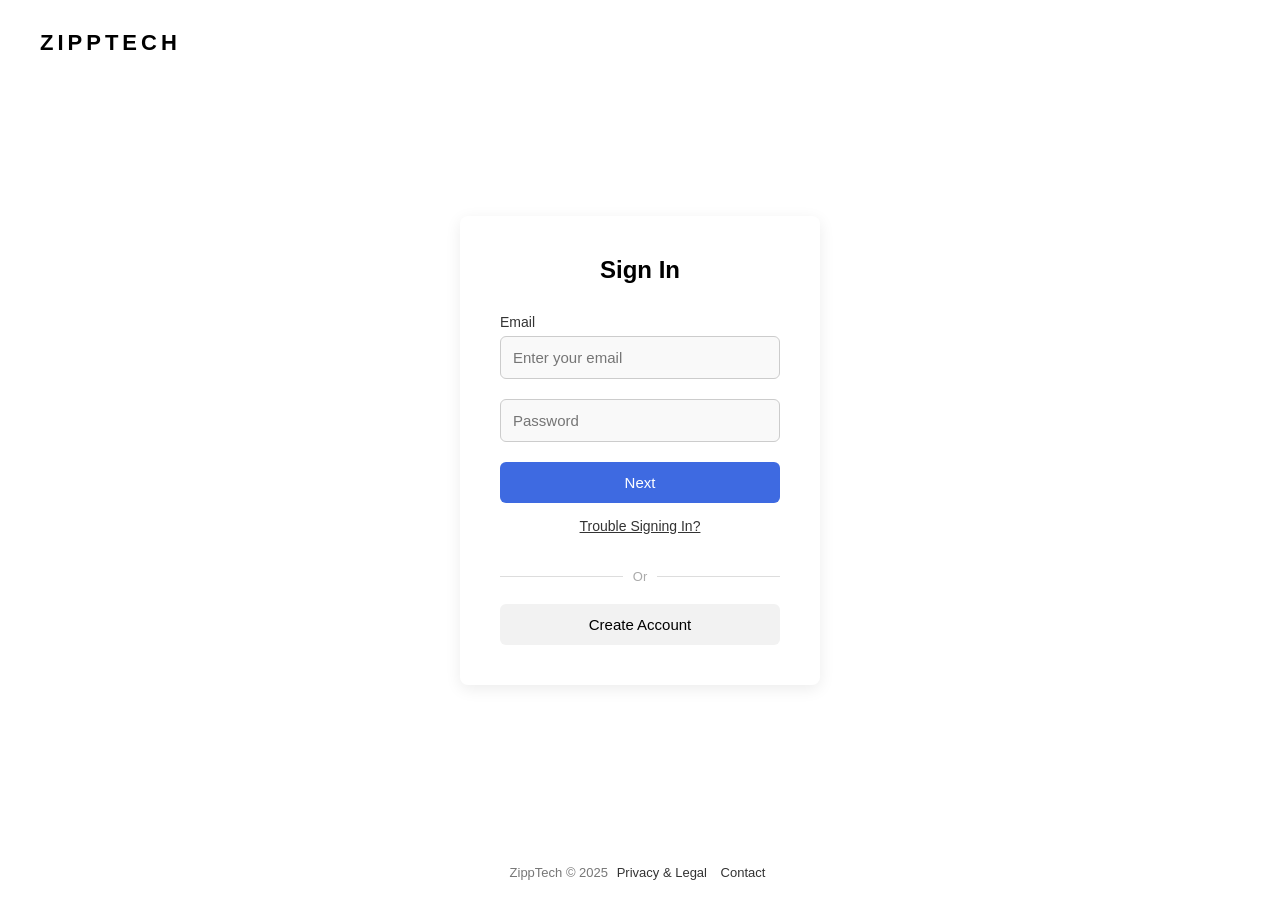
<file: index.html>
<!DOCTYPE html>
<html lang="en">
<head>
<meta charset="UTF-8">
<meta name="viewport" content="width=device-width, initial-scale=1.0">
<link rel="stylesheet" href="style.css">
<title>ZippTech form Page</title>
</head>
<body>
<iframe src='https://my.spline.design/sphereportfolio-a0XV8wAPGhRAXnYC0Mie778A/' frameborder='0' width='100%' height='100%' class="spline-3d"></iframe>
<header>ZIPPTECH</header>

<div class="auth-container" id="loginForm">
  <h2>Sign In</h2>
  <form>
    <label>Email</label>
    <input type="email" placeholder="Enter your email" required>
    <input type="password" placeholder="Password" required>
    <button type="submit" class="primary-btn">Next</button>
    <div class="link">Trouble Signing In?</div>
    <div class="divider">Or</div>
    <button type="button" class="secondary-btn" onclick="showSignUp()">Create Account</button>
  </form>
</div>

<div class="auth-container" id="signupForm" style="display:none;">
  <h2>Create Account</h2>
  <form>
    <label>Full Name</label>
    <input type="text" placeholder="Your name" required>
    <label>Email</label>
    <input type="email" placeholder="Enter your email" required>
    <label>Password</label>
    <input type="password" placeholder="Create a password" required>
    <button type="submit" class="primary-btn">Create Account</button>
    <div class="divider">Or</div>
    <button type="button" class="secondary-btn" onclick="showLogin()">Back to Sign In</button>
  </form>
</div>

<footer>
  <p>ZippTech © 2025  <a href="#">Privacy & Legal</a>  <a href="#">Contact</a></p>
</footer>

<script src="script.js"></script>

</body>
</html>
</file>
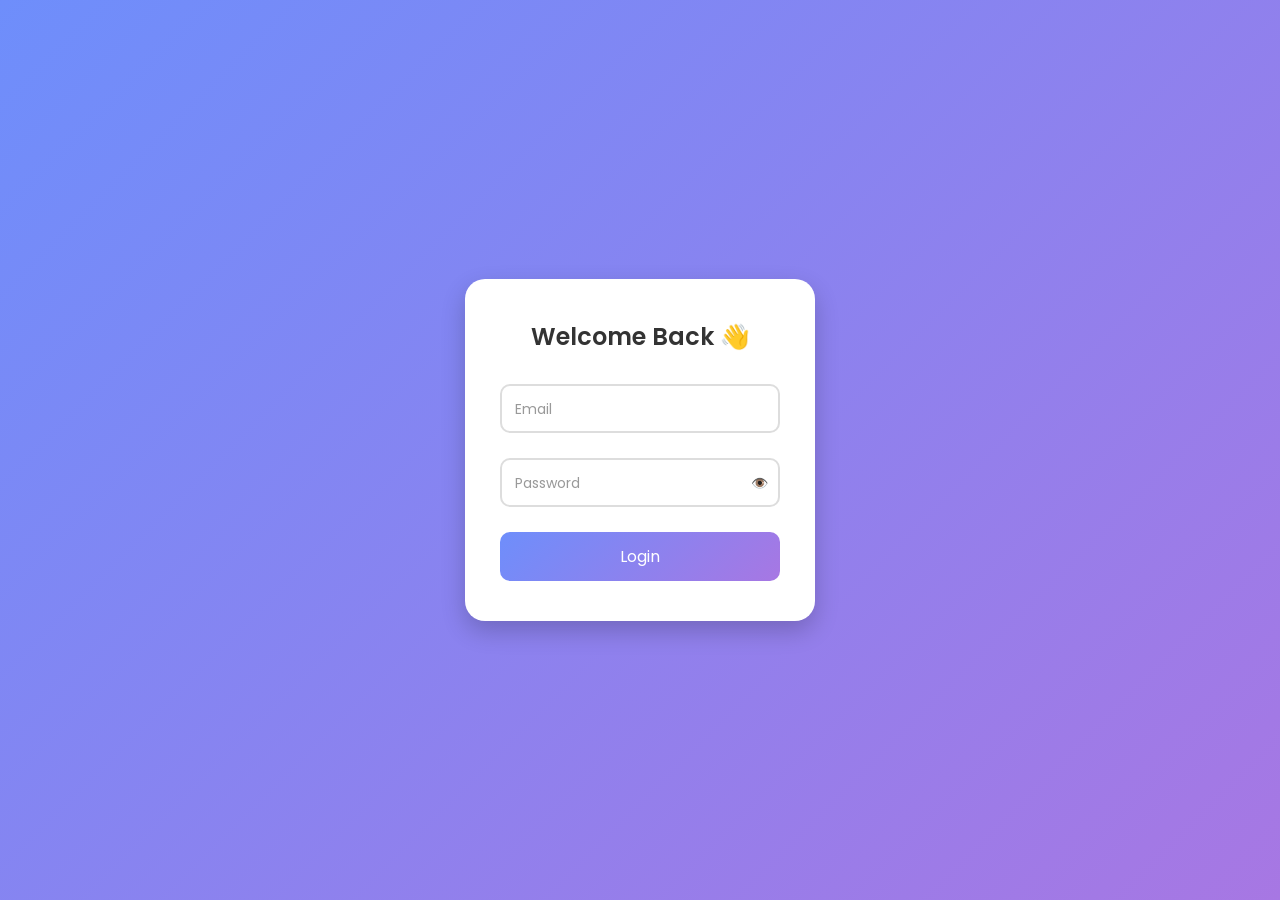
<file: login2.html>
<!DOCTYPE html>
<html lang="en">
<head>
    <meta charset="UTF-8">
    <meta name="viewport" content="width=device-width, initial-scale=1.0">
    <link rel="stylesheet" href="login2.css">
    <title>Log-in form</title>
</head>
<body>
    
      <div class="login-container">
    <h2>Welcome Back 👋</h2>
    <form id="loginForm">
      <div class="input-group">
        <input type="email" id="email" required>
        <label for="email">Email</label>
      </div>

      <div class="input-group">
        <input type="password" id="password" required>
        <label for="password">Password</label>
        <span class="show-pass" id="togglePass">👁️</span>
      </div>

      <button type="submit" class="login-btn">Login</button>
      <p class="error-msg" id="errorMsg">Invalid email or password!</p>
    </form>
  </div>


  <script src="login2.js"> </script>
</body>
</html>
</file>
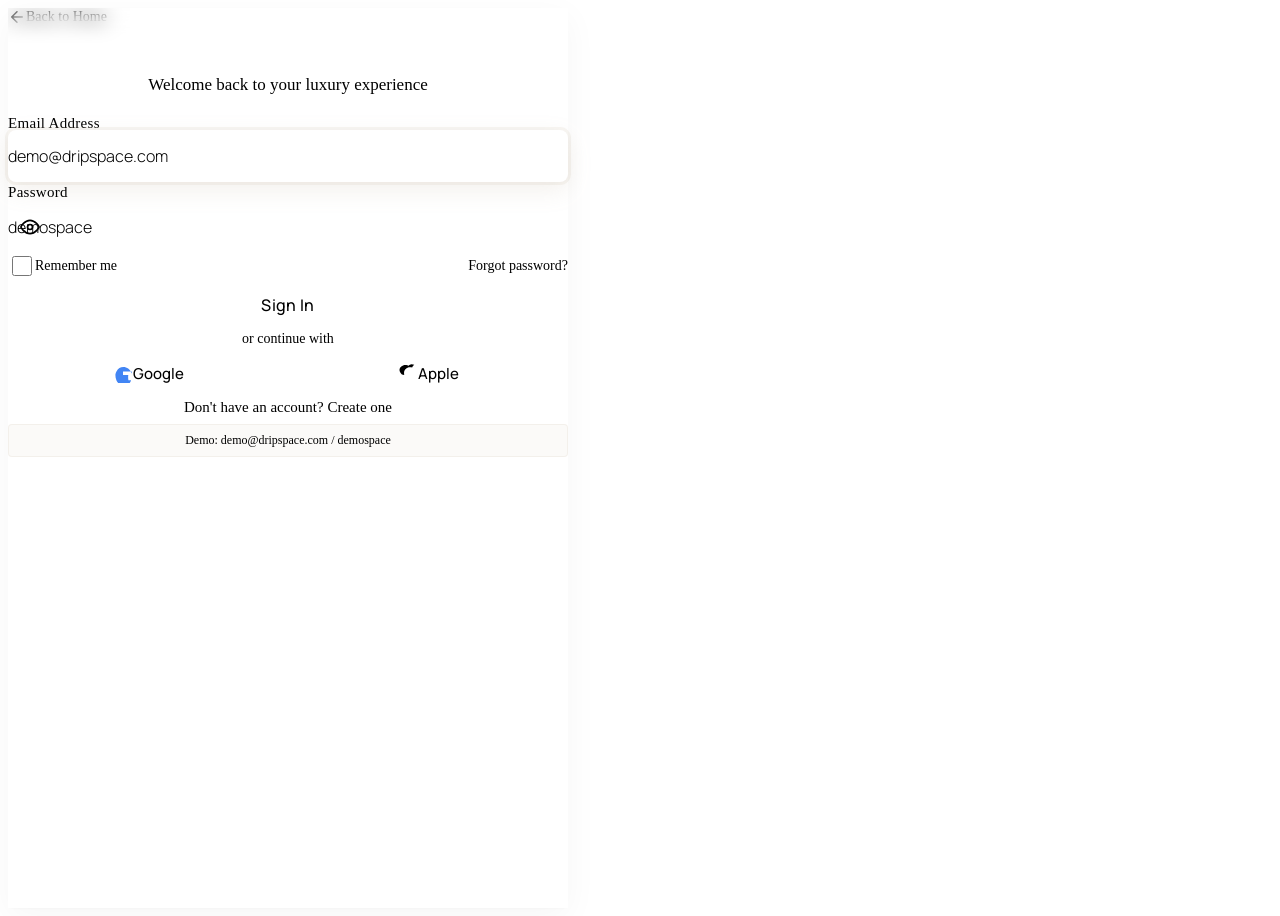
<file: login3.html>
<!DOCTYPE html>
<html lang="en">
<head>
    <meta charset="UTF-8">
    <meta name="viewport" content="width=device-width, initial-scale=1.0">
    <link rel="stylesheet" href="login3.css">
    <title>Document</title>
</head>
<body>

 <!-- Enhanced Back to Home Link -->
    <a href="#" class="dripspaceNavbar-backToHome">
        <svg class="dripspaceNavbar-backIcon" viewBox="0 0 24 24" fill="none" xmlns="http://www.w3.org/2000/svg">
            <path d="M19 12H5M12 19L5 12L12 5" stroke="currentColor" stroke-width="2" stroke-linecap="round" stroke-linejoin="round"/>
        </svg>
        Back to Home
    </a>
    
    <!-- Premium Login Container -->
    <div class="dripspaceNavbar-loginContainer">
        <!-- Enhanced Login Header -->
        <div class="dripspaceNavbar-loginHeader">
            <a href="#" class="dripspaceNavbar-loginLogo">DripSpace</a>
            <p class="dripspaceNavbar-loginSubtitle">Welcome back to your luxury experience</p>
        </div>
        
        <!-- Enhanced Login Form -->
        <form class="dripspaceNavbar-loginForm" onsubmit="return false;">
            <!-- Premium Error Message -->
            <div class="dripspaceNavbar-errorMessage" id="errorMessage"></div>
            
            <!-- Email Field with Enhanced Styling -->
            <div class="dripspaceNavbar-formGroup">
                <label for="email" class="dripspaceNavbar-formLabel">Email Address</label>
                <input 
                    type="email" 
                    id="email" 
                    name="email" 
                    class="dripspaceNavbar-formInput" 
                    placeholder="Enter your email"
                    autocomplete="email"
                    required
                >
            </div>
            
            <!-- Password Field with Enhanced Toggle -->
            <div class="dripspaceNavbar-formGroup">
                <label for="password" class="dripspaceNavbar-formLabel">Password</label>
                <div class="dripspaceNavbar-passwordContainer">
                    <input 
                        type="password" 
                        id="password" 
                        name="password" 
                        class="dripspaceNavbar-formInput" 
                        placeholder="Enter your password"
                        autocomplete="current-password"
                        required
                    >
                    <button type="button" class="dripspaceNavbar-passwordToggle" id="passwordToggle">
                        <svg width="20" height="20" viewBox="0 0 24 24" fill="none" xmlns="http://www.w3.org/2000/svg">
                            <path d="M1 12S5 4 12 4S23 12 23 12S19 20 12 20S1 12 1 12Z" stroke="currentColor" stroke-width="2" stroke-linecap="round" stroke-linejoin="round"/>
                            <circle cx="12" cy="12" r="3" stroke="currentColor" stroke-width="2" stroke-linecap="round" stroke-linejoin="round"/>
                        </svg>
                    </button>
                </div>
            </div>
            
            <!-- Enhanced Form Options -->
            <div class="dripspaceNavbar-formOptions">
                <div class="dripspaceNavbar-checkboxContainer">
                    <input type="checkbox" id="rememberMe" class="dripspaceNavbar-checkbox">
                    <label for="rememberMe" class="dripspaceNavbar-checkboxLabel">Remember me</label>
                </div>
                <a href="#" class="dripspaceNavbar-forgotPassword">Forgot password?</a>
            </div>
            
            <!-- Premium Login Button -->
            <button type="submit" class="dripspaceNavbar-loginButton" id="loginButton">
                Sign In
            </button>
            
            <!-- Premium Divider -->
            <div class="dripspaceNavbar-divider">
                <span>or continue with</span>
            </div>
            
            <!-- Enhanced Social Login -->
            <div class="dripspaceNavbar-socialLogin">
                <button type="button" class="dripspaceNavbar-socialButton" id="googleLogin">
                    <svg class="dripspaceNavbar-socialIcon" viewBox="0 0 24 24" fill="none" xmlns="http://www.w3.org/2000/svg">
                        <path d="M22.56 12.25C22.56 11.49 22.51 10.76 22.42 10.05H12V14.52H18.36C18.27 15.24 18.16 15.96 18.16 16.72C18.16 18.12 18.3 19.38 18.48 20.72L21.72 20.72C21.46 21.68 21.11 22.49 20.66 23.21C19.87 24.44 18.84 25.34 17.68 25.98C16.21 26.77 14.66 27.16 13 27.16C9.02 27.16 5.5 24.1 4.05 20.72C3.2 18.66 2.86 16.35 2.86 14.11H2.84C3.05 12.69 3.49 11.33 4.14 10.11C4.95 8.49 6.2 7.08 7.67 6.13C9.1 5.2 10.72 4.69 12.33 4.69C14.64 4.69 16.67 5.53 18.18 6.65C19.11 7.3 19.93 8.1 20.58 9.03C21.22 9.96 21.7 10.99 22 12.07V12.25H22.56Z" fill="#4285F4"/>
                    </svg>
                    Google
                </button>
                <button type="button" class="dripspaceNavbar-socialButton" id="appleLogin">
                    <svg class="dripspaceNavbar-socialIcon" viewBox="0 0 24 24" fill="none" xmlns="http://www.w3.org/2000/svg">
                        <path d="M16.365 1.43C17.39 1.43 18.47 1.67 19.5 2.12C18.24 2.97 17.47 4.11 16.92 5.5C16.12 5.23 15.23 5.08 14.32 5.08C10.29 5.08 7.26 8.2 7.26 12.02C7.26 12.82 7.34 13.6 7.47 14.36C5.17 14.36 3.19 12.7 2.26 10.35C1.47 8.57 1.76 6.66 2.97 5.15C3.8 4.15 4.89 3.38 6.11 2.93C7.33 2.48 8.61 2.35 9.86 2.53C10.8 2.67 11.72 2.95 12.57 3.35C13.55 2.47 14.91 1.43 16.365 1.43Z" fill="currentColor"/>
                    </svg>
                    Apple
                </button>
            </div>
            
            <!-- Enhanced Sign Up Link -->
            <div class="dripspaceNavbar-signupLink">
                Don't have an account? <a href="#" id="signupLink">Create one</a>
            </div>
        </form>
        
        <!-- Success State (Hidden by default) -->
        <div class="dripspaceNavbar-successState" id="successState">
            <svg class="dripspaceNavbar-successIcon" viewBox="0 0 24 24" fill="none" xmlns="http://www.w3.org/2000/svg">
                <path d="M9 12L11 14L15 10M21 12C21 16.9706 16.9706 21 12 21C7.02944 21 3 16.9706 3 12C3 7.02944 7.02944 3 12 3C16.9706 3 21 7.02944 21 12Z" stroke="currentColor" stroke-width="2" stroke-linecap="round" stroke-linejoin="round"/>
            </svg>
            <div class="dripspaceNavbar-successText">Welcome back!</div>
            <div>Redirecting to your dashboard...</div>
        </div>
    </div>
    
    <script src="login3.js"></script>
</body>
</html>
</file>
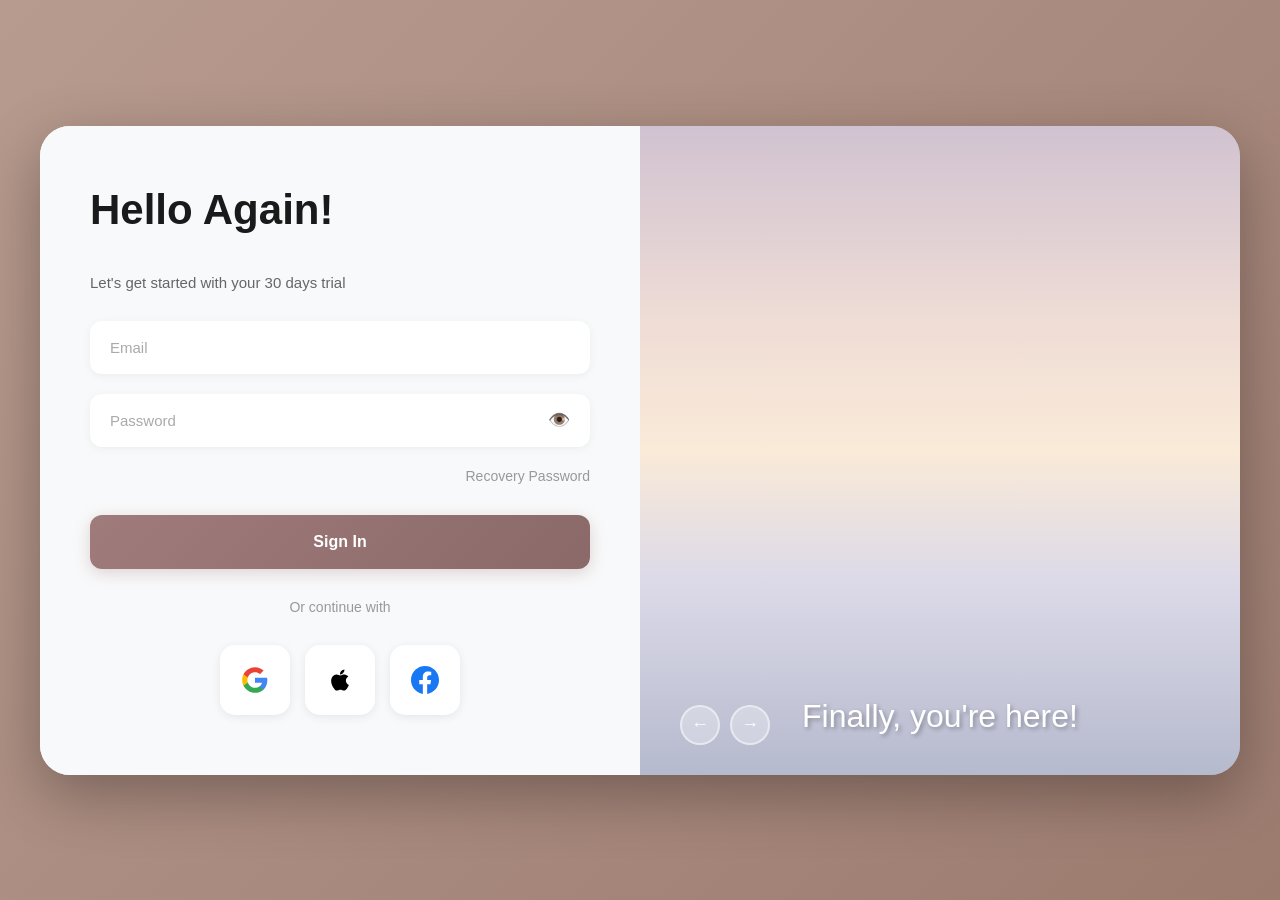
<file: AI/cloude.html>
<!DOCTYPE html>
<html lang="en">
<head>
    <meta charset="UTF-8">
    <meta name="viewport" content="width=device-width, initial-scale=1.0">
    <title>Login - Hello Again!</title>
    <style>
        * {
            margin: 0;
            padding: 0;
            box-sizing: border-box;
        }

        body {
            font-family: 'Segoe UI', Tahoma, Geneva, Verdana, sans-serif;
            background: linear-gradient(135deg, #b89b8f 0%, #9c7b6f 100%);
            min-height: 100vh;
            display: flex;
            justify-content: center;
            align-items: center;
            padding: 20px;
        }

        .container {
            background: white;
            border-radius: 30px;
            box-shadow: 0 20px 60px rgba(0, 0, 0, 0.3);
            overflow: hidden;
            max-width: 1200px;
            width: 100%;
            display: grid;
            grid-template-columns: 1fr 1fr;
            min-height: 600px;
        }

        .left-section {
            padding: 60px 50px;
            display: flex;
            flex-direction: column;
            justify-content: center;
            background: #f8f9fa;
        }

        .right-section {
            background-image: url('https://images.unsplash.com/photo-1506905925346-21bda4d32df4?w=800&q=80');
            background-size: cover;
            background-position: center;
            position: relative;
            display: flex;
            align-items: flex-end;
            justify-content: center;
            padding: 40px;
        }

        .right-section::before {
            content: '';
            position: absolute;
            top: 0;
            left: 0;
            right: 0;
            bottom: 0;
            background: linear-gradient(180deg, 
                rgba(138, 103, 139, 0.4) 0%,
                rgba(201, 140, 118, 0.3) 30%,
                rgba(238, 186, 125, 0.3) 50%,
                rgba(168, 162, 198, 0.4) 70%,
                rgba(108, 117, 156, 0.5) 100%);
        }

        .overlay-text {
            position: relative;
            z-index: 2;
            color: white;
            font-size: 32px;
            font-weight: 300;
            text-align: center;
            text-shadow: 2px 2px 4px rgba(0, 0, 0, 0.3);
        }

        .navigation-dots {
            position: absolute;
            bottom: 30px;
            left: 40px;
            z-index: 3;
            display: flex;
            gap: 10px;
        }

        .nav-btn {
            width: 40px;
            height: 40px;
            border-radius: 50%;
            background: rgba(255, 255, 255, 0.3);
            border: 2px solid rgba(255, 255, 255, 0.5);
            cursor: pointer;
            display: flex;
            align-items: center;
            justify-content: center;
            color: white;
            font-size: 18px;
            transition: all 0.3s ease;
        }

        .nav-btn:hover {
            background: rgba(255, 255, 255, 0.5);
        }

        h1 {
            font-size: 42px;
            font-weight: 700;
            margin-bottom: 40px;
            color: #1a1a1a;
        }

        .trial-text {
            font-size: 15px;
            color: #666;
            margin-bottom: 30px;
        }

        .input-group {
            margin-bottom: 20px;
            position: relative;
        }

        input {
            width: 100%;
            padding: 18px 20px;
            border: none;
            background: white;
            border-radius: 12px;
            font-size: 15px;
            color: #333;
            box-shadow: 0 2px 10px rgba(0, 0, 0, 0.05);
            transition: all 0.3s ease;
        }

        input:focus {
            outline: none;
            box-shadow: 0 4px 15px rgba(0, 0, 0, 0.1);
        }

        input::placeholder {
            color: #aaa;
        }

        .password-toggle {
            position: absolute;
            right: 20px;
            top: 50%;
            transform: translateY(-50%);
            cursor: pointer;
            color: #999;
            font-size: 18px;
        }

        .recovery-link {
            text-align: right;
            margin-top: 10px;
            margin-bottom: 30px;
        }

        .recovery-link a {
            color: #999;
            text-decoration: none;
            font-size: 14px;
            transition: color 0.3s ease;
        }

        .recovery-link a:hover {
            color: #666;
        }

        .sign-in-btn {
            width: 100%;
            padding: 18px;
            background: linear-gradient(135deg, #a07b7b 0%, #8b6969 100%);
            color: white;
            border: none;
            border-radius: 12px;
            font-size: 16px;
            font-weight: 600;
            cursor: pointer;
            transition: all 0.3s ease;
            box-shadow: 0 4px 15px rgba(160, 123, 123, 0.3);
        }

        .sign-in-btn:hover {
            transform: translateY(-2px);
            box-shadow: 0 6px 20px rgba(160, 123, 123, 0.4);
        }

        .divider {
            text-align: center;
            margin: 30px 0;
            color: #999;
            font-size: 14px;
            position: relative;
        }

        .social-login {
            display: flex;
            justify-content: center;
            gap: 15px;
        }

        .social-btn {
            width: 70px;
            height: 70px;
            border-radius: 15px;
            background: white;
            border: none;
            cursor: pointer;
            display: flex;
            align-items: center;
            justify-content: center;
            box-shadow: 0 2px 10px rgba(0, 0, 0, 0.08);
            transition: all 0.3s ease;
        }

        .social-btn:hover {
            transform: translateY(-3px);
            box-shadow: 0 4px 15px rgba(0, 0, 0, 0.12);
        }

        .social-btn img {
            width: 28px;
            height: 28px;
        }

        @media (max-width: 968px) {
            .container {
                grid-template-columns: 1fr;
                max-width: 500px;
            }

            .right-section {
                min-height: 300px;
                order: -1;
            }

            .left-section {
                padding: 40px 30px;
            }

            h1 {
                font-size: 36px;
                margin-bottom: 30px;
            }

            .overlay-text {
                font-size: 24px;
            }
        }

        @media (max-width: 480px) {
            body {
                padding: 10px;
            }

            .left-section {
                padding: 30px 25px;
            }

            h1 {
                font-size: 32px;
            }

            .social-btn {
                width: 60px;
                height: 60px;
            }

            .right-section {
                min-height: 250px;
            }
        }
    </style>
</head>
<body>
    <div class="container">
        <div class="left-section">
            <h1>Hello Again!</h1>
            <p class="trial-text">Let's get started with your 30 days trial</p>
            
            <form>
                <div class="input-group">
                    <input type="email" placeholder="Email" required>
                </div>
                
                <div class="input-group">
                    <input type="password" id="password" placeholder="Password" required>
                    <span class="password-toggle" onclick="togglePassword()">👁️</span>
                </div>
                
                <div class="recovery-link">
                    <a href="#">Recovery Password</a>
                </div>
                
                <button type="submit" class="sign-in-btn">Sign In</button>
            </form>
            
            <div class="divider">Or continue with</div>
            
            <div class="social-login">
                <button class="social-btn" title="Sign in with Google">
                    <svg viewBox="0 0 24 24" width="28" height="28">
                        <path fill="#4285F4" d="M22.56 12.25c0-.78-.07-1.53-.2-2.25H12v4.26h5.92c-.26 1.37-1.04 2.53-2.21 3.31v2.77h3.57c2.08-1.92 3.28-4.74 3.28-8.09z"/>
                        <path fill="#34A853" d="M12 23c2.97 0 5.46-.98 7.28-2.66l-3.57-2.77c-.98.66-2.23 1.06-3.71 1.06-2.86 0-5.29-1.93-6.16-4.53H2.18v2.84C3.99 20.53 7.7 23 12 23z"/>
                        <path fill="#FBBC05" d="M5.84 14.09c-.22-.66-.35-1.36-.35-2.09s.13-1.43.35-2.09V7.07H2.18C1.43 8.55 1 10.22 1 12s.43 3.45 1.18 4.93l2.85-2.22.81-.62z"/>
                        <path fill="#EA4335" d="M12 5.38c1.62 0 3.06.56 4.21 1.64l3.15-3.15C17.45 2.09 14.97 1 12 1 7.7 1 3.99 3.47 2.18 7.07l3.66 2.84c.87-2.6 3.3-4.53 6.16-4.53z"/>
                    </svg>
                </button>
                
                <button class="social-btn" title="Sign in with Apple">
                    <svg viewBox="0 0 24 24" width="28" height="28">
                        <path fill="#000000" d="M17.05 20.28c-.98.95-2.05.88-3.08.4-1.09-.5-2.08-.48-3.24 0-1.44.62-2.2.44-3.06-.4C2.79 15.25 3.51 7.59 9.05 7.31c1.35.07 2.29.74 3.08.8 1.18-.24 2.31-.93 3.57-.84 1.51.12 2.65.72 3.4 1.8-3.12 1.87-2.38 5.98.48 7.13-.57 1.5-1.31 2.99-2.54 4.09l.01-.01zM12.03 7.25c-.15-2.23 1.66-4.07 3.74-4.25.29 2.58-2.34 4.5-3.74 4.25z"/>
                    </svg>
                </button>
                
                <button class="social-btn" title="Sign in with Facebook">
                    <svg viewBox="0 0 24 24" width="28" height="28">
                        <path fill="#1877F2" d="M24 12.073c0-6.627-5.373-12-12-12s-12 5.373-12 12c0 5.99 4.388 10.954 10.125 11.854v-8.385H7.078v-3.47h3.047V9.43c0-3.007 1.792-4.669 4.533-4.669 1.312 0 2.686.235 2.686.235v2.953H15.83c-1.491 0-1.956.925-1.956 1.874v2.25h3.328l-.532 3.47h-2.796v8.385C19.612 23.027 24 18.062 24 12.073z"/>
                    </svg>
                </button>
            </div>
        </div>
        
        <div class="right-section">
            <div class="navigation-dots">
                <button class="nav-btn">←</button>
                <button class="nav-btn">→</button>
            </div>
            <div class="overlay-text">Finally, you're here!</div>
        </div>
    </div>

    <script>
        function togglePassword() {
            const passwordInput = document.getElementById('password');
            const type = passwordInput.getAttribute('type') === 'password' ? 'text' : 'password';
            passwordInput.setAttribute('type', type);
        }
    </script>
</body>
</html>
</file>
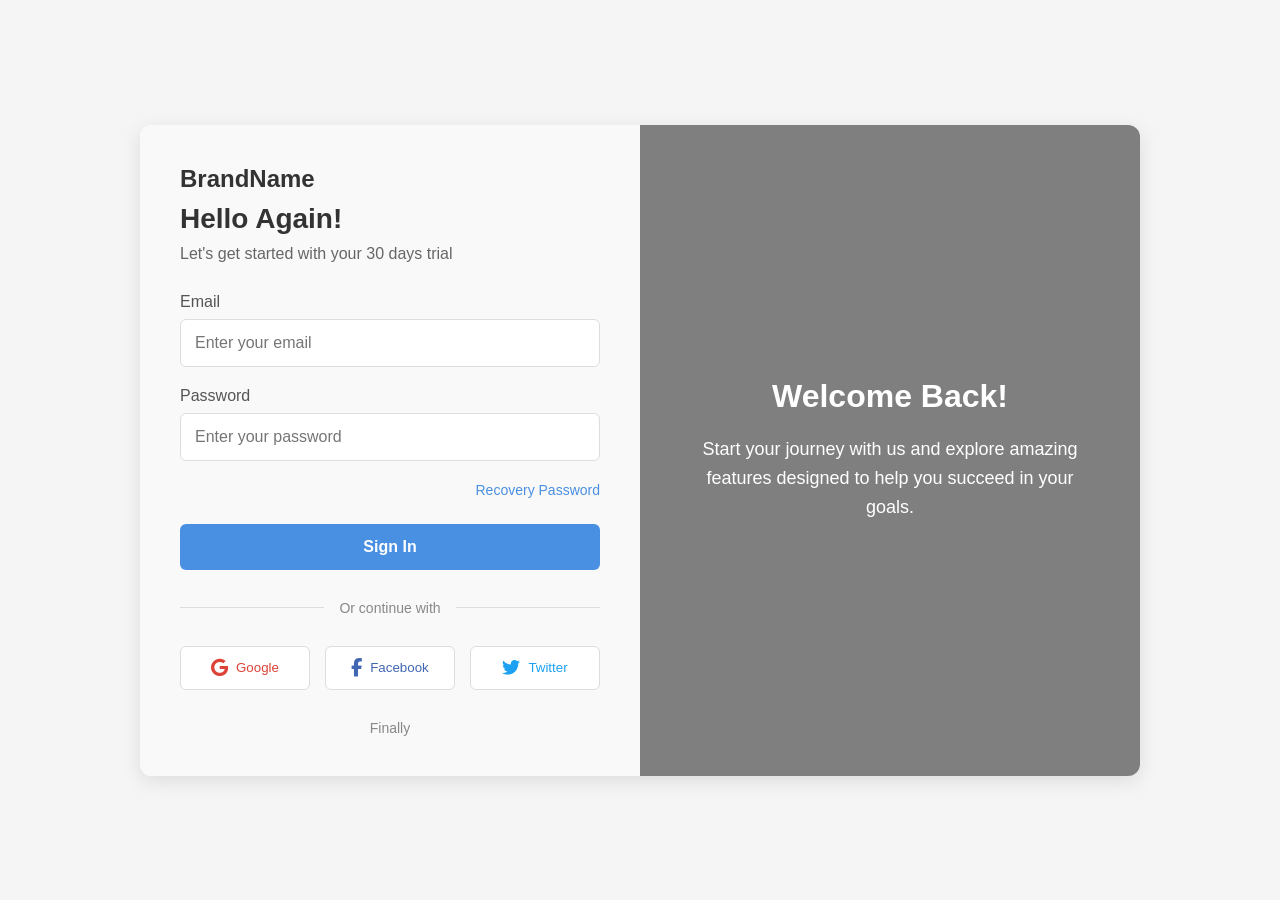
<file: AI/deepseek.html>
<!DOCTYPE html>
<html lang="en">
<head>
    <meta charset="UTF-8">
    <meta name="viewport" content="width=device-width, initial-scale=1.0">
    <title>Login - 30 Day Trial</title>
    <link rel="stylesheet" href="https://cdnjs.cloudflare.com/ajax/libs/font-awesome/6.4.0/css/all.min.css">
    <style>
        * {
            margin: 0;
            padding: 0;
            box-sizing: border-box;
            font-family: 'Segoe UI', Tahoma, Geneva, Verdana, sans-serif;
        }
        
        body {
            background-color: #f5f5f5;
            display: flex;
            justify-content: center;
            align-items: center;
            min-height: 100vh;
            padding: 20px;
        }
        
        .container {
            display: flex;
            width: 100%;
            max-width: 1000px;
            background-color: white;
            border-radius: 12px;
            box-shadow: 0 5px 20px rgba(0, 0, 0, 0.1);
            overflow: hidden;
        }
        
        .left-section {
            flex: 1;
            background-color: #f9f9f9;
            padding: 40px;
            display: flex;
            flex-direction: column;
            justify-content: center;
        }
        
        .right-section {
            flex: 1;
            background: linear-gradient(rgba(0, 0, 0, 0.5), rgba(0, 0, 0, 0.5)), 
                        url('https://images.unsplash.com/photo-1556742049-0cfed4f6a45d?ixlib=rb-4.0.3&ixid=M3wxMjA3fDB8MHxwaG90by1wYWdlfHx8fGVufDB8fHx8fA%3D%3D&auto=format&fit=crop&w=1000&q=80') no-repeat center center;
            background-size: cover;
            display: flex;
            flex-direction: column;
            justify-content: center;
            align-items: center;
            padding: 40px;
            color: white;
            text-align: center;
        }
        
        .logo {
            font-size: 24px;
            font-weight: bold;
            color: #333;
            margin-bottom: 10px;
        }
        
        h1 {
            font-size: 28px;
            margin-bottom: 10px;
            color: #333;
        }
        
        .subtitle {
            color: #666;
            margin-bottom: 30px;
        }
        
        .form-group {
            margin-bottom: 20px;
        }
        
        label {
            display: block;
            margin-bottom: 8px;
            color: #555;
            font-weight: 500;
        }
        
        input[type="email"],
        input[type="password"] {
            width: 100%;
            padding: 14px;
            border: 1px solid #ddd;
            border-radius: 6px;
            font-size: 16px;
            transition: border-color 0.3s;
        }
        
        input[type="email"]:focus,
        input[type="password"]:focus {
            border-color: #4a90e2;
            outline: none;
        }
        
        .recovery-link {
            text-align: right;
            margin-bottom: 25px;
        }
        
        .recovery-link a {
            color: #4a90e2;
            text-decoration: none;
            font-size: 14px;
        }
        
        .signin-btn {
            width: 100%;
            padding: 14px;
            background-color: #4a90e2;
            color: white;
            border: none;
            border-radius: 6px;
            font-size: 16px;
            font-weight: 600;
            cursor: pointer;
            transition: background-color 0.3s;
        }
        
        .signin-btn:hover {
            background-color: #3a7bc8;
        }
        
        .divider {
            display: flex;
            align-items: center;
            margin: 30px 0;
            color: #888;
        }
        
        .divider::before,
        .divider::after {
            content: "";
            flex: 1;
            border-bottom: 1px solid #ddd;
        }
        
        .divider span {
            padding: 0 15px;
            font-size: 14px;
        }
        
        .social-login {
            display: flex;
            justify-content: space-between;
            gap: 15px;
        }
        
        .social-btn {
            flex: 1;
            display: flex;
            justify-content: center;
            align-items: center;
            padding: 12px;
            border: 1px solid #ddd;
            border-radius: 6px;
            background-color: white;
            cursor: pointer;
            transition: background-color 0.3s;
        }
        
        .social-btn:hover {
            background-color: #f5f5f5;
        }
        
        .social-btn i {
            font-size: 18px;
            margin-right: 8px;
        }
        
        .google-btn {
            color: #DB4437;
        }
        
        .facebook-btn {
            color: #4267B2;
        }
        
        .twitter-btn {
            color: #1DA1F2;
        }
        
        .footer {
            margin-top: 30px;
            text-align: center;
            color: #888;
            font-size: 14px;
        }
        
        .right-section h2 {
            font-size: 32px;
            margin-bottom: 20px;
        }
        
        .right-section p {
            font-size: 18px;
            line-height: 1.6;
            max-width: 400px;
        }
        
        @media (max-width: 768px) {
            .container {
                flex-direction: column;
            }
            
            .right-section {
                order: -1;
                padding: 30px 20px;
            }
            
            .left-section {
                padding: 30px 20px;
            }
            
            .social-login {
                flex-direction: column;
            }
        }
    </style>
</head>
<body>
    <div class="container">
        <div class="left-section">
            <div class="logo">BrandName</div>
            <h1>Hello Again!</h1>
            <p class="subtitle">Let's get started with your 30 days trial</p>
            
            <form>
                <div class="form-group">
                    <label for="email">Email</label>
                    <input type="email" id="email" placeholder="Enter your email">
                </div>
                
                <div class="form-group">
                    <label for="password">Password</label>
                    <input type="password" id="password" placeholder="Enter your password">
                </div>
                
                <div class="recovery-link">
                    <a href="#">Recovery Password</a>
                </div>
                
                <button type="submit" class="signin-btn">Sign In</button>
                
                <div class="divider">
                    <span>Or continue with</span>
                </div>
                
                <div class="social-login">
                    <button type="button" class="social-btn google-btn">
                        <i class="fab fa-google"></i> Google
                    </button>
                    <button type="button" class="social-btn facebook-btn">
                        <i class="fab fa-facebook-f"></i> Facebook
                    </button>
                    <button type="button" class="social-btn twitter-btn">
                        <i class="fab fa-twitter"></i> Twitter
                    </button>
                </div>
                
                <div class="footer">
                    <p>Finally</p>
                </div>
            </form>
        </div>
        
        <div class="right-section">
            <h2>Welcome Back!</h2>
            <p>Start your journey with us and explore amazing features designed to help you succeed in your goals.</p>
        </div>
    </div>
</body>
</html>
</file>
<file: style.css>
* {
    box-sizing: border-box;
    margin: 0;
    padding: 0;
    font-family: "Inter", sans-serif;
  }

  body {
    background-color: #fff;
    display: flex;
    flex-direction: column;
    align-items: center;
    justify-content: center;
    min-height: 100vh;
    position: relative;
    z-index: 1;
    overflow: hidden;
  }

  .spline-3d{
    position: absolute;
    z-index: -1;
    min-height: 100vh;
    height: 780px;
  }
  header {
    position: absolute;
    top: 30px;
    left: 40px;
    font-weight: bold;
    letter-spacing: 4px;
    font-size: 22px;
  }

  .auth-container {
    width: 360px;
    background: #fff;
    padding: 40px;
    border-radius: 8px;
    box-shadow: 0 4px 16px rgba(0,0,0,0.08);
    text-align: center;
  }

  h2 {
    font-weight: 600;
    margin-bottom: 30px;
  }

  label {
    display: block;
    text-align: left;
    font-size: 14px;
    color: #333;
    margin-bottom: 6px;
  }

  input {
    width: 100%;
    padding: 12px;
    font-size: 15px;
    border: 1px solid #ccc;
    border-radius: 6px;
    margin-bottom: 20px;
    background: #f9f9f9;
  }

  input:focus {
    border-color: #3e6ae1; /* Blue Tesla tone */
    outline: none;
    background: #fff;
  }

  button {
    width: 100%;
    padding: 12px;
    font-size: 15px;
    border: none;
    border-radius: 6px;
    cursor: pointer;
    font-weight: 500;
    transition: 0.3s;
  }

  .primary-btn {
    background: #3e6ae1;
    color: white;
  }

  .primary-btn:hover {
    background: #3458b8;
  }

  .secondary-btn {
    background: #f2f2f2;
    color: #000;
  }

  .secondary-btn:hover {
    background: #e6e6e6;
  }

  .link {
    display: inline-block;
    color: #333;
    font-size: 14px;
    margin: 15px 0;
    text-decoration: underline;
    cursor: pointer;
  }

  .divider {
    display: flex;
    align-items: center;
    text-align: center;
    color: #aaa;
    font-size: 13px;
    margin: 20px 0;
  }

  .divider::before, .divider::after {
    content: "";
    flex: 1;
    height: 1px;
    background: #ddd;
  }

  .divider::before {
    margin-right: 10px;
  }

  .divider::after {
    margin-left: 10px;
  }

  footer {
    position: absolute;
    bottom: 20px;
    text-align: center;
    font-size: 13px;
    color: #777;
  }

  footer a {
    color: #333;
    margin: 0 5px;
    text-decoration: none;
  }

  footer a:hover {
    text-decoration: underline;
  }
</file>
<file: login2.css>
@import url('https://fonts.googleapis.com/css2?family=Poppins:wght@300;500;600&display=swap');

    * {
      margin: 0;
      padding: 0;
      box-sizing: border-box;
      font-family: 'Poppins', sans-serif;
    }

    body {
      height: 100vh;
      display: flex;
      justify-content: center;
      align-items: center;
      background: linear-gradient(135deg, #6e8efb, #a777e3);
      overflow: hidden;
    }

    .login-container {
      background: #fff;
      padding: 40px 35px;
      border-radius: 20px;
      box-shadow: 0 10px 25px rgba(0,0,0,0.2);
      width: 350px;
      position: relative;
      animation: slideIn 1s ease forwards;
      transform: translateY(-30px);
      opacity: 0;
    }



    @keyframes slideIn {
      to {
        transform: translateY(0);
        opacity: 1;
      }
    }

    .login-container h2 {
      text-align: center;
      margin-bottom: 30px;
      color: #333;
      font-weight: 600;
    }


    .input-group {
      position: relative;
      margin-bottom: 25px;
    }

    .input-group input {
      width: 100%;
      padding: 12px 40px 12px 15px;
      border: 2px solid #ddd;
      border-radius: 10px;
      outline: none;
      font-size: 14px;
      transition: 0.3s;
    }

    .input-group input:focus {
      border-color: #6e8efb;
      box-shadow: 0 0 5px rgba(110, 142, 251, 0.4);
    }



    .input-group label {
      position: absolute;
      top: 50%;
      left: 15px;
      transform: translateY(-50%);
      color: #999;
      font-size: 14px;
      pointer-events: none;
      transition: 0.3s;
    }

    .input-group input:focus + label,
    .input-group input:valid + label {
      top: 0;
      left: 10px;
      font-size: 12px;
      background: #fff;
      padding: 0 5px;
      color: #6e8efb;
    }


    .show-pass {
      position: absolute;
      right: 12px;
      top: 50%;
      transform: translateY(-50%);
      cursor: pointer;
      color: #aaa;
      font-size: 14px;
    }

    .login-btn {
      width: 100%;
      background: linear-gradient(135deg, #6e8efb, #a777e3);
      color: white;
      padding: 12px;
      border: none;
      border-radius: 10px;
      font-size: 16px;
      cursor: pointer;
      transition: 0.3s;
    }

    .login-btn:hover {
      transform: scale(1.03);
      box-shadow: 0 5px 15px rgba(110, 142, 251, 0.4);
    }


    .error-msg {
      text-align: center;
      color: red;
      font-size: 14px;
      margin-top: 10px;
      display: none;
      animation: fadeIn 0.4s ease;
    }

        @keyframes fadeIn {
      from { opacity: 0; transform: translateY(-5px); }
      to { opacity: 1; transform: translateY(0); }
    }

    @media (max-width: 400px) {
      .login-container {
        width: 90%;
        padding: 30px 20px;
      }
    }
</file>
<file: login3.css>
/* Import Google Fonts */
        @import url('https://fonts.googleapis.com/css2?family=Cormorant+Garamond:wght@400;600&family=Manrope:wght@300;400;500;600&display=swap');
        
        /* Reset and Base Styles */
        .dripspaceNavbar-premiumLogin * {
            margin: 0;
            padding: 0;
            box-sizing: border-box;
        }
        
        /* CSS Custom Properties for Design Tokens */
        .dripspaceNavbar-premiumLogin {
            --ds-bg-primary: #FDFBF8;
            --ds-bg-surface: #FFFFFF;
            --ds-text-primary: #38302C;
            --ds-text-secondary: #8A7F79;
            --ds-accent-gold: #AE9A7F;
            --ds-border-subtle: #EFEBE8;
            --ds-error: #DC2626;
            --ds-success: #22C55E;
            --ds-warning: #F59E0B;
            --ds-info: #3B82F6;
            
            --space-xs: 8px;
            --space-sm: 16px;
            --space-md: 24px;
            --space-lg: 32px;
            --space-xl: 48px;
            --space-2xl: 64px;
            --space-3xl: 96px;
            --space-4xl: 128px;
            
            font-family: 'Manrope', -apple-system, BlinkMacSystemFont, 'Segoe UI', sans-serif;
            background: var(--ds-bg-primary);
            color: var(--ds-text-primary);
            min-height: 100vh;
            position: relative;
            overflow-y: auto;
            line-height: 1.6;
        }
    
     /* Advanced Background Animation */
        .dripspaceNavbar-premiumLogin::before {
            content: '';
            position: fixed;
            top: 0;
            left: 0;
            right: 0;
            bottom: 0;
            background: 
                radial-gradient(ellipse 1200px 800px at 20% 20%, rgba(174, 154, 127, 0.03) 0%, transparent 50%),
                radial-gradient(ellipse 800px 1200px at 80% 80%, rgba(174, 154, 127, 0.02) 0%, transparent 50%),
                radial-gradient(ellipse 600px 600px at 50% 50%, rgba(174, 154, 127, 0.01) 0%, transparent 70%);
            animation: backgroundFloat 20s ease-in-out infinite;
            pointer-events: none;
            z-index: 0;
        }
        
        @keyframes backgroundFloat {
            0%, 100% { transform: translate(0, 0) rotate(0deg); }
            33% { transform: translate(10px, -10px) rotate(1deg); }
            66% { transform: translate(-10px, 10px) rotate(-1deg); }
        }

 /* Floating Particles Effect */
        .dripspaceNavbar-premiumLogin::after {
            content: '';
            position: fixed;
            top: 0;
            left: 0;
            right: 0;
            bottom: 0;
            background-image: 
                radial-gradient(2px 2px at 20px 30px, rgba(174, 154, 127, 0.15), transparent),
                radial-gradient(2px 2px at 40px 70px, rgba(174, 154, 127, 0.1), transparent),
                radial-gradient(1px 1px at 90px 40px, rgba(174, 154, 127, 0.12), transparent),
                radial-gradient(1px 1px at 130px 80px, rgba(174, 154, 127, 0.08), transparent);
            background-repeat: repeat;
            background-size: 150px 150px;
            animation: particleFloat 30s linear infinite;
            pointer-events: none;
            z-index: 0;
            opacity: 0.6;
        }
    
         @keyframes particleFloat {
            0% { transform: translateY(0px) translateX(0px); }
            33% { transform: translateY(-30px) translateX(20px); }
            66% { transform: translateY(20px) translateX(-15px); }
            100% { transform: translateY(0px) translateX(0px); }
        }

    /* Main Login Container */
        .dripspaceNavbar-loginContainer {
            background: var(--ds-bg-surface);
            border: 1px solid var(--ds-border-subtle);
            width: 100%;
            max-width: 520px;
            margin: var(--space-sm);
            position: relative;
            z-index: 1;
            min-height: 100vh;
            display: flex;
            flex-direction: column;
            backdrop-filter: blur(10px);
            box-shadow: 
                0 1px 3px rgba(0, 0, 0, 0.02),
                0 8px 32px rgba(0, 0, 0, 0.04);
            animation: containerEntrance 0.8s cubic-bezier(0.25, 0.46, 0.45, 0.94);
        }

  @keyframes containerEntrance {
            0% {
                opacity: 0;
                transform: translateY(40px) scale(0.95);
            }
            100% {
                opacity: 1;
                transform: translateY(0) scale(1);
            }
        }
        
     .dripspaceNavbar-loginHeader {
            text-align: center;
            padding: var(--space-2xl) var(--space-xl) var(--space-xl);
            position: relative;
        }
        
        .dripspaceNavbar-loginHeader::after {
            content: '';
            position: absolute;
            bottom: 0;
            left: 50%;
            transform: translateX(-50%);
            width: 60px;
            height: 1px;
            background: linear-gradient(90deg, transparent, var(--ds-accent-gold), transparent);
            animation: headerLine 2s ease-in-out 0.5s;
        }

        
        @keyframes headerLine {
            0% { width: 0; opacity: 0; }
            100% { width: 60px; opacity: 1; }
        }
      

        .dripspaceNavbar-loginLogo {
            font-family: 'Cormorant Garamond', serif;
            font-size: 42px;
            font-weight: 600;
            color: var(--ds-text-primary);
            text-decoration: none;
            letter-spacing: 0.05em;
            line-height: 1.1;
            margin-bottom: var(--space-sm);
            display: inline-block;
            position: relative;
            background: linear-gradient(135deg, var(--ds-text-primary) 0%, var(--ds-accent-gold) 100%);
            -webkit-background-clip: text;
            -webkit-text-fill-color: transparent;
            background-clip: text;
            animation: logoGlow 3s ease-in-out infinite;
        }
        
    
        @keyframes logoGlow {
            0%, 100% { filter: brightness(1); }
            50% { filter: brightness(1.1); }
        }
        
        .dripspaceNavbar-loginSubtitle {
            font-size: 17px;
            color: var(--ds-text-secondary);
            line-height: 1.6;
            font-weight: 300;
            opacity: 0;
            animation: subtitleFade 1s ease-out 0.3s forwards;
        }
        
        @keyframes subtitleFade {
            to { opacity: 1; }
        }

 /* Enhanced Form */
        .dripspaceNavbar-loginForm {
            padding: 0 var(--space-xl) var(--space-2xl);
            flex: 1;
        }
        
        .dripspaceNavbar-formGroup {
            margin-bottom: var(--space-lg);
            position: relative;
        }

 .dripspaceNavbar-formLabel {
            display: block;
            font-size: 15px;
            font-weight: 500;
            color: var(--ds-text-primary);
            margin-bottom: var(--space-xs);
            letter-spacing: 0.02em;
            transform: translateY(0);
            transition: all 0.3s cubic-bezier(0.25, 0.46, 0.45, 0.94);
        }

.dripspaceNavbar-formInput {
            width: 100%;
            padding: var(--space-md) var(--space-md);
            border: 2px solid var(--ds-border-subtle);
            background: var(--ds-bg-surface);
            color: var(--ds-text-primary);
            font-size: 16px;
            font-family: 'Manrope', sans-serif;
            border-radius: 8px;
            transition: all 0.3s cubic-bezier(0.25, 0.46, 0.45, 0.94);
            min-height: 52px;
            position: relative;
            font-weight: 400;
        }
        
        .dripspaceNavbar-formInput:focus {
            outline: none;
            border-color: var(--ds-accent-gold);
            box-shadow: 
                0 0 0 3px rgba(174, 154, 127, 0.1),
                0 8px 25px rgba(174, 154, 127, 0.15);
            transform: translateY(-2px);
        }
        
        .dripspaceNavbar-formInput:focus + .dripspaceNavbar-formLabel {
            color: var(--ds-accent-gold);
            transform: translateY(-2px);
        }


        .dripspaceNavbar-formInput::placeholder {
            color: var(--ds-text-secondary);
            font-weight: 300;
        }
        
        .dripspaceNavbar-formInput.error {
            border-color: var(--ds-error);
            background: rgba(220, 38, 38, 0.02);
            animation: inputShake 0.5s ease-in-out;
        }
        
        .dripspaceNavbar-formInput.success {
            border-color: var(--ds-success);
            background: rgba(34, 197, 94, 0.02);
        }
        

 
        @keyframes inputShake {
            0%, 100% { transform: translateX(0); }
            25% { transform: translateX(-5px); }
            75% { transform: translateX(5px); }
        }
        
        /* Enhanced Password Toggle */
        .dripspaceNavbar-passwordContainer {
            position: relative;
        }

 
        .dripspaceNavbar-passwordToggle {
            position: absolute;
            right: var(--space-sm);
            top: 50%;
            transform: translateY(-50%);
            background: none;
            border: none;
            color: var(--ds-text-secondary);
            cursor: pointer;
            padding: var(--space-sm);
            transition: all 0.3s cubic-bezier(0.25, 0.46, 0.45, 0.94);
            min-width: 44px;
            min-height: 44px;
            display: flex;
            align-items: center;
            justify-content: center;
            border-radius: 6px;
            z-index: 2;
        }
        
        .dripspaceNavbar-passwordToggle:hover {
            color: var(--ds-accent-gold);
            background: rgba(174, 154, 127, 0.1);
            transform: translateY(-50%) scale(1.1);
        }
        
        /* Advanced Form Options */
        .dripspaceNavbar-formOptions {
            display: flex;
            justify-content: space-between;
            align-items: center;
            margin-bottom: var(--space-xl);
            padding: var(--space-sm) 0;
        }
        
        .dripspaceNavbar-checkboxContainer {
            display: flex;
            align-items: center;
            gap: var(--space-sm);
            cursor: pointer;
            padding: var(--space-xs);
            border-radius: 6px;
            transition: all 0.3s ease;
        }


        .dripspaceNavbar-checkboxContainer:hover {
            background: rgba(174, 154, 127, 0.05);
        }
        
        .dripspaceNavbar-checkbox {
            width: 20px;
            height: 20px;
            border: 2px solid var(--ds-border-subtle);
            background: var(--ds-bg-surface);
            cursor: pointer;
            position: relative;
            transition: all 0.3s cubic-bezier(0.25, 0.46, 0.45, 0.94);
            border-radius: 4px;
            min-width: 20px;
            min-height: 20px;
        }
        
        .dripspaceNavbar-checkbox:checked {
            background: var(--ds-accent-gold);
            border-color: var(--ds-accent-gold);
            transform: scale(1.1);
        }
        

        
        .dripspaceNavbar-checkbox:checked::after {
            content: '✓';
            position: absolute;
            top: 50%;
            left: 50%;
            transform: translate(-50%, -50%);
            color: var(--ds-bg-surface);
            font-size: 12px;
            font-weight: bold;
            animation: checkmark 0.3s cubic-bezier(0.68, -0.55, 0.265, 1.55);
        }
        
        @keyframes checkmark {
            0% { transform: translate(-50%, -50%) scale(0); }
            100% { transform: translate(-50%, -50%) scale(1); }
        }
        
        .dripspaceNavbar-checkboxLabel {
            font-size: 14px;
            color: var(--ds-text-secondary);
            cursor: pointer;
            font-weight: 400;
            transition: color 0.3s ease;
        }
        
        .dripspaceNavbar-forgotPassword {
            font-size: 14px;
            color: var(--ds-accent-gold);
            text-decoration: none;
            font-weight: 500;
            transition: all 0.3s cubic-bezier(0.25, 0.46, 0.45, 0.94);
            padding: var(--space-xs);
            border-radius: 4px;
            position: relative;
            overflow: hidden;
        }
        
        .dripspaceNavbar-forgotPassword::before {
            content: '';
            position: absolute;
            top: 0;
            left: -100%;
            width: 100%;
            height: 100%;
            background: linear-gradient(90deg, transparent, rgba(174, 154, 127, 0.2), transparent);
            transition: left 0.5s ease;
        }
        
        .dripspaceNavbar-forgotPassword:hover::before {
            left: 100%;
        }
        
        .dripspaceNavbar-forgotPassword:hover {
            transform: translateY(-1px);
            text-shadow: 0 2px 4px rgba(174, 154, 127, 0.3);
        }



        /* Premium Login Button */
        .dripspaceNavbar-loginButton {
            width: 100%;
            padding: var(--space-md) var(--space-lg);
            background: linear-gradient(135deg, var(--ds-text-primary) 0%, #2D2520 100%);
            color: var(--ds-bg-surface);
            border: none;
            font-size: 16px;
            font-weight: 500;
            font-family: 'Manrope', sans-serif;
            cursor: pointer;
            transition: all 0.3s cubic-bezier(0.25, 0.46, 0.45, 0.94);
            margin-bottom: var(--space-xl);
            position: relative;
            overflow: hidden;
            min-height: 52px;
            border-radius: 8px;
            text-transform: none;
            letter-spacing: 0.02em;
        }
        
        .dripspaceNavbar-loginButton::before {
            content: '';
            position: absolute;
            top: 0;
            left: -100%;
            width: 100%;
            height: 100%;
            background: linear-gradient(90deg, transparent, rgba(255, 255, 255, 0.2), transparent);
            transition: left 0.5s ease;
        }
        
        .dripspaceNavbar-loginButton:hover::before {
            left: 100%;
        }
        
        .dripspaceNavbar-loginButton:hover {
            background: linear-gradient(135deg, var(--ds-accent-gold) 0%, #9B8765 100%);
            transform: translateY(-2px);
            box-shadow: 0 8px 25px rgba(174, 154, 127, 0.4);
        }
        
        .dripspaceNavbar-loginButton:active {
            transform: translateY(0);
            box-shadow: 0 4px 15px rgba(174, 154, 127, 0.3);
        }
        
        .dripspaceNavbar-loginButton:disabled {
            opacity: 0.6;
            cursor: not-allowed;
            transform: none;
            box-shadow: none;
        }
        
        .dripspaceNavbar-loginButton:disabled::before {
            left: -100%;
        }
        
        /* Advanced Loading State */
        .dripspaceNavbar-loginButton.loading {
            color: transparent;
            background: linear-gradient(135deg, var(--ds-text-primary) 0%, #2D2520 100%);
        }
        
        .dripspaceNavbar-loginButton.loading::after {
            content: '';
            position: absolute;
            top: 50%;
            left: 50%;
            transform: translate(-50%, -50%);
            width: 24px;
            height: 24px;
            border: 2px solid var(--ds-bg-surface);
            border-top: 2px solid transparent;
            border-radius: 50%;
            animation: premiumSpin 1s linear infinite;
        }



        @keyframes premiumSpin {
            0% { transform: translate(-50%, -50%) rotate(0deg); }
            100% { transform: translate(-50%, -50%) rotate(360deg); }
        }
        
        /* Premium Divider */
        .dripspaceNavbar-divider {
            text-align: center;
            margin: var(--space-xl) 0;
            position: relative;
            color: var(--ds-text-secondary);
            font-size: 14px;
            font-weight: 300;
        }
        
        .dripspaceNavbar-divider::before {
            content: '';
            position: absolute;
            top: 50%;
            left: 0;
            right: 0;
            height: 1px;
            background: linear-gradient(90deg, transparent, var(--ds-border-subtle), transparent);
            z-index: 1;
        }
        
        .dripspaceNavbar-divider span {
            background: var(--ds-bg-surface);
            padding: 0 var(--space-md);
            position: relative;
            z-index: 2;
            font-weight: 400;
        }
        
        /* Enhanced Social Login */
        .dripspaceNavbar-socialLogin {
            display: flex;
            gap: var(--space-sm);
            margin-bottom: var(--space-xl);
        }
        
        .dripspaceNavbar-socialButton {
            flex: 1;
            padding: var(--space-sm) var(--space-md);
            border: 2px solid var(--ds-border-subtle);
            background: var(--ds-bg-surface);
            color: var(--ds-text-primary);
            font-size: 15px;
            font-weight: 500;
            font-family: 'Manrope', sans-serif;
            cursor: pointer;
            transition: all 0.3s cubic-bezier(0.25, 0.46, 0.45, 0.94);
            display: flex;
            align-items: center;
            justify-content: center;
            gap: var(--space-sm);
            min-height: 52px;
            border-radius: 8px;
            position: relative;
            overflow: hidden;
        }
        
        .dripspaceNavbar-socialButton::before {
            content: '';
            position: absolute;
            top: 0;
            left: 0;
            right: 0;
            bottom: 0;
            background: linear-gradient(135deg, rgba(174, 154, 127, 0.05) 0%, rgba(174, 154, 127, 0.1) 100%);
            opacity: 0;
            transition: opacity 0.3s ease;
        }
        
        .dripspaceNavbar-socialButton:hover::before {
            opacity: 1;
        }
        
        .dripspaceNavbar-socialButton:hover {
            border-color: var(--ds-accent-gold);
            color: var(--ds-accent-gold);
            transform: translateY(-2px);
            box-shadow: 0 8px 25px rgba(174, 154, 127, 0.2);
        }
        
        .dripspaceNavbar-socialIcon {
            width: 20px;
            height: 20px;
            transition: transform 0.3s ease;
        }
        
        .dripspaceNavbar-socialButton:hover .dripspaceNavbar-socialIcon {
            transform: scale(1.1);
        }
        
        /* Enhanced Sign Up Link */
        .dripspaceNavbar-signupLink {
            text-align: center;
            font-size: 15px;
            color: var(--ds-text-secondary);
            padding: var(--space-sm) 0;
        }
        
        .dripspaceNavbar-signupLink a {
            color: var(--ds-accent-gold);
            text-decoration: none;
            font-weight: 500;
            transition: all 0.3s cubic-bezier(0.25, 0.46, 0.45, 0.94);
            position: relative;
            padding: var(--space-xs) var(--space-sm);
            border-radius: 4px;
        }
        


        .dripspaceNavbar-signupLink a::after {
            content: '';
            position: absolute;
            bottom: 0;
            left: 50%;
            width: 0;
            height: 2px;
            background: var(--ds-accent-gold);
            transition: all 0.3s ease;
            transform: translateX(-50%);
        }
        
        .dripspaceNavbar-signupLink a:hover::after {
            width: 100%;
        }
        
        .dripspaceNavbar-signupLink a:hover {
            background: rgba(174, 154, 127, 0.1);
            transform: translateY(-1px);
        }
        
        /* Premium Error Message */
        .dripspaceNavbar-errorMessage {
            background: linear-gradient(135deg, rgba(220, 38, 38, 0.05) 0%, rgba(220, 38, 38, 0.08) 100%);
            border: 1px solid rgba(220, 38, 38, 0.2);
            color: var(--ds-error);
            padding: var(--space-sm) var(--space-md);
            font-size: 14px;
            margin-bottom: var(--space-md);
            border-radius: 8px;
            display: none;
            position: relative;
            overflow: hidden;
        }
        
        .dripspaceNavbar-errorMessage::before {
            content: '';
            position: absolute;
            top: 0;
            left: -100%;
            width: 100%;
            height: 100%;
            background: linear-gradient(90deg, transparent, rgba(220, 38, 38, 0.1), transparent);
            animation: errorShimmer 2s infinite;
        }
        
    
        @keyframes errorShimmer {
            0% { left: -100%; }
            100% { left: 100%; }
        }
        
        .dripspaceNavbar-errorMessage.show {
            display: block;
            animation: premiumFadeInUp 0.5s cubic-bezier(0.25, 0.46, 0.45, 0.94);
        }
        
        @keyframes premiumFadeInUp {
            from {
                opacity: 0;
                transform: translateY(20px) scale(0.95);
            }
            to {
                opacity: 1;
                transform: translateY(0) scale(1);
            }
        }


        /* Enhanced Back to Home */
        .dripspaceNavbar-backToHome {
            position: absolute;
            top: var(--space-lg);
            left: var(--space-lg);
            color: var(--ds-text-secondary);
            text-decoration: none;
            font-size: 14px;
            display: flex;
            align-items: center;
            gap: var(--space-xs);
            transition: all 0.3s cubic-bezier(0.25, 0.46, 0.45, 0.94);
            padding: var(--space-xs) var(--space-sm);
            border-radius: 6px;
        }
        
        .dripspaceNavbar-backToHome:hover {
            color: var(--ds-accent-gold);
            background: rgba(174, 154, 127, 0.1);
            transform: translateX(-2px);
        }
        
        .dripspaceNavbar-backIcon {
            width: 18px;
            height: 18px;
            transition: transform 0.3s ease;
        }
        
        .dripspaceNavbar-backToHome:hover .dripspaceNavbar-backIcon {
            transform: translateX(-2px);
        }
        
        /* Success Animation */
        .dripspaceNavbar-successState {
            display: none;
            text-align: center;
            padding: var(--space-xl);
            color: var(--ds-success);
        }
        
        .dripspaceNavbar-successState.show {
            display: block;
            animation: successEntrance 0.8s cubic-bezier(0.68, -0.55, 0.265, 1.55);
        }
        

        
        @keyframes successEntrance {
            0% {
                opacity: 0;
                transform: scale(0.5) rotate(-10deg);
            }
            100% {
                opacity: 1;
                transform: scale(1) rotate(0deg);
            }
        }
        
        .dripspaceNavbar-successIcon {
            width: 64px;
            height: 64px;
            margin: 0 auto var(--space-md);
            color: var(--ds-success);
        }
        
        .dripspaceNavbar-successText {
            font-size: 18px;
            font-weight: 500;
            margin-bottom: var(--space-sm);
        }


/* Progressive Enhancement - Mobile */
        @media (max-width: 480px) {
            .dripspaceNavbar-premiumLogin {
                padding: 0;
            }
            
            .dripspaceNavbar-loginContainer {
                margin: 0;
                max-width: 100vw;
                min-height: 100vh;
                border: none;
                border-radius: 0;
                box-shadow: none;
            }
            
            .dripspaceNavbar-loginHeader {
                padding: var(--space-xl) var(--space-md) var(--space-lg);
            }
            
            .dripspaceNavbar-loginLogo {
                font-size: 32px;
            }
            
            .dripspaceNavbar-loginSubtitle {
                font-size: 16px;
            }
            
            .dripspaceNavbar-loginForm {
                padding: 0 var(--space-md) var(--space-xl);
            }
            
            .dripspaceNavbar-formGroup {
                margin-bottom: var(--space-xl);
            }
            
            .dripspaceNavbar-formLabel {
                font-size: 15px;
            }
            
            .dripspaceNavbar-formInput {
                padding: var(--space-sm) var(--space-md);
                font-size: 16px;
                min-height: 52px;
            }
            
            .dripspaceNavbar-passwordToggle {
                min-width: 48px;
                min-height: 48px;
                padding: var(--space-sm);
            }
            
            .dripspaceNavbar-passwordToggle svg {
                width: 20px;
                height: 20px;
            }
            
            .dripspaceNavbar-formOptions {
                flex-direction: column;
                gap: var(--space-sm);
                align-items: flex-start;
                margin-bottom: var(--space-xl);
            }
            
            .dripspaceNavbar-checkboxContainer {
                padding: var(--space-sm);
                border-radius: 8px;
            }
            
            .dripspaceNavbar-checkbox {
                min-width: 48px;
                min-height: 48px;
                width: 20px;
                height: 20px;
            }
            
            .dripspaceNavbar-checkboxLabel {
                font-size: 15px;
                padding: var(--space-xs);
            }
            
            .dripspaceNavbar-forgotPassword {
                font-size: 15px;
                padding: var(--space-sm);
                border-radius: 6px;
            }
            
            .dripspaceNavbar-loginButton {
                min-height: 56px;
                font-size: 16px;
                padding: var(--space-md);
            }
            
            .dripspaceNavbar-socialLogin {
                flex-direction: column;
                gap: var(--space-sm);
            }
            
            .dripspaceNavbar-socialButton {
                min-height: 56px;
                font-size: 15px;
            }
            
            .dripspaceNavbar-signupLink {
                font-size: 15px;
                padding: var(--space-sm) 0;
            }
            
            .dripspaceNavbar-signupLink a {
                padding: var(--space-sm);
                border-radius: 6px;
            }
            
            .dripspaceNavbar-backToHome {
                position: static;
                justify-content: center;
                margin: var(--space-md) 0;
                padding: var(--space-sm) var(--space-md);
                border-bottom: 1px solid var(--ds-border-subtle);
                border-radius: 0;
            }
            
            .dripspaceNavbar-errorMessage {
                font-size: 15px;
                padding: var(--space-sm) var(--space-md);
                border-radius: 8px;
            }
        }
        
        @media (min-width: 481px) and (max-width: 768px) {
            .dripspaceNavbar-loginContainer {
                margin: var(--space-sm);
                max-width: calc(100vw - 2 * var(--space-sm));
            }
            
            .dripspaceNavbar-socialLogin {
                flex-direction: column;
            }
        }
        
        @media (min-width: 769px) {
            .dripspaceNavbar-premiumLogin {
                display: flex;
                align-items: center;
                justify-content: center;
                padding: var(--space-lg);
            }
        }
        
        @media (min-width: 1200px) {
            .dripspaceNavbar-loginContainer {
                max-width: 560px;
            }
        }
</file>
